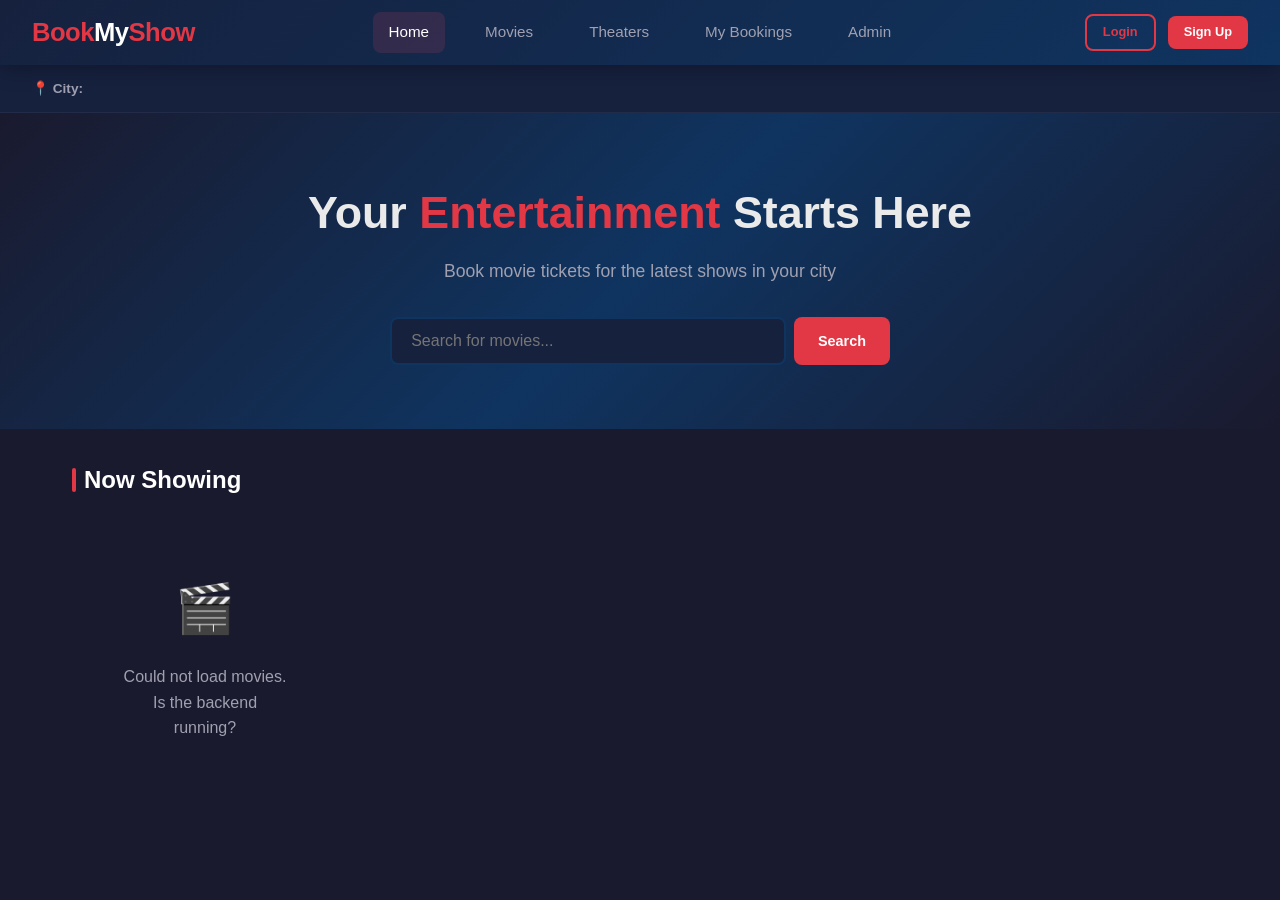
<file: src/main/resources/static/index.html>
<!doctype html>
<html lang="en">
<head>
    <meta charset="UTF-8" />
    <meta name="viewport" content="width=device-width, initial-scale=1.0" />
    <title>BookMyShow</title>
    <link rel="stylesheet" href="css/style.css" />
</head>
<body>
<!-- NAVBAR -->
<nav class="navbar">
    <a href="index.html" class="logo">Book<span>My</span>Show</a>
    <div class="nav-links">
        <a href="index.html" class="active">Home</a>
        <a href="pages/movies.html">Movies</a>
        <a href="pages/theater.html">Theaters</a>
        <a href="pages/bookings.html">My Bookings</a>
        <a href="pages/admin.html">Admin</a>
    </div>
    <div class="nav-user" id="nav-user"></div>
</nav>

<!-- CITY BAR -->
<div class="city-bar" id="city-bar">
      <span
              style="color: var(--text-muted); font-size: 0.85rem; font-weight: 600"
      >📍 City:</span
      >
</div>

<!-- HERO -->
<section class="hero">
    <h1>Your <span>Entertainment</span> Starts Here</h1>
    <p>Book movie tickets for the latest shows in your city</p>
    <div class="search-bar">
        <input
                type="text"
                id="search-input"
                placeholder="Search for movies..."
                oninput="searchMovies()"
        />
        <button class="btn btn-primary" onclick="searchMovies()">Search</button>
    </div>
</section>

<!-- MOVIES SECTION -->
<div class="container">
    <h2 class="section-title">Now Showing</h2>
    <div class="grid grid-4" id="movies-grid"></div>
</div>

<script src="js/api.js"></script>
<script src="js/utils.js"></script>
<script>
    let allMovies = [];

    async function loadCities() {
      try {
        const cities = await CityAPI.getAll();
        const bar = document.getElementById("city-bar");
        cities.forEach((city, i) => {
          const chip = document.createElement("button");
          chip.className = "city-chip" + (i === 0 ? " active" : "");
          chip.textContent = city.name;
          chip.onclick = () => {
            document
              .querySelectorAll(".city-chip")
              .forEach((c) => c.classList.remove("active"));
            chip.classList.add("active");
            showToast(`City: ${city.name}`, "info");
          };
          bar.appendChild(chip);
        });
      } catch (e) {
        console.log("No cities loaded yet");
      }
    }

    async function loadMovies() {
      showLoading("movies-grid");
      try {
        allMovies = await MovieAPI.getAll();
        renderMovies(allMovies);
      } catch (e) {
        showEmpty(
          "movies-grid",
          "Could not load movies. Is the backend running?",
        );
      }
    }

    function renderMovies(movies) {
      const grid = document.getElementById("movies-grid");
      if (movies.length === 0) {
        showEmpty("movies-grid", "No movies found");
        return;
      }
      grid.innerHTML = movies
        .map(
          (m) => `
              <a href="pages/movie-detail.html?id=${m.id}" class="card">
                  <div class="card-img" style="display:flex;align-items:center;justify-content:center;font-size:4rem;background:linear-gradient(135deg, #1a1a2e, #16213e);">
                      <img src="${m.posterUrl || "assets/default-movie.png"}" alt="${m.title}" style="max-width:100%; max-height:100%; border-radius:4px;" />
                  </div>
                  <div class="card-body">
                      <h3>${m.title}</h3>
                      <p>${m.description || ""}</p>
                      <div style="margin-top:0.5rem; display:flex; gap:0.4rem; flex-wrap:wrap;">
                          ${m.genre ? `<span class="badge badge-genre">${m.genre}</span>` : ""}
                          ${m.language ? `<span class="badge badge-lang">${m.language}</span>` : ""}
                          ${m.rating ? `<span class="badge badge-rating">⭐ ${m.rating}</span>` : ""}
                      </div>
                  </div>
                  <div class="card-footer">
                      <span style="font-size:0.8rem;color:var(--text-muted);">${m.durationMinutes ? m.durationMinutes + " min" : ""}</span>
                      <span class="btn btn-sm btn-primary">Book Now</span>
                  </div>
              </a>
          `,
        )
        .join("");
    }

    function searchMovies() {
      const q = document
        .getElementById("search-input")
        .value.toLowerCase()
        .trim();
      if (!q) {
        renderMovies(allMovies);
        return;
      }
      const filtered = allMovies.filter(
        (m) =>
          m.title.toLowerCase().includes(q) ||
          (m.genre && m.genre.toLowerCase().includes(q)) ||
          (m.language && m.language.toLowerCase().includes(q)),
      );
      renderMovies(filtered);
    }

    loadCities();
    loadMovies();
</script>
</body>
</html>
</file>
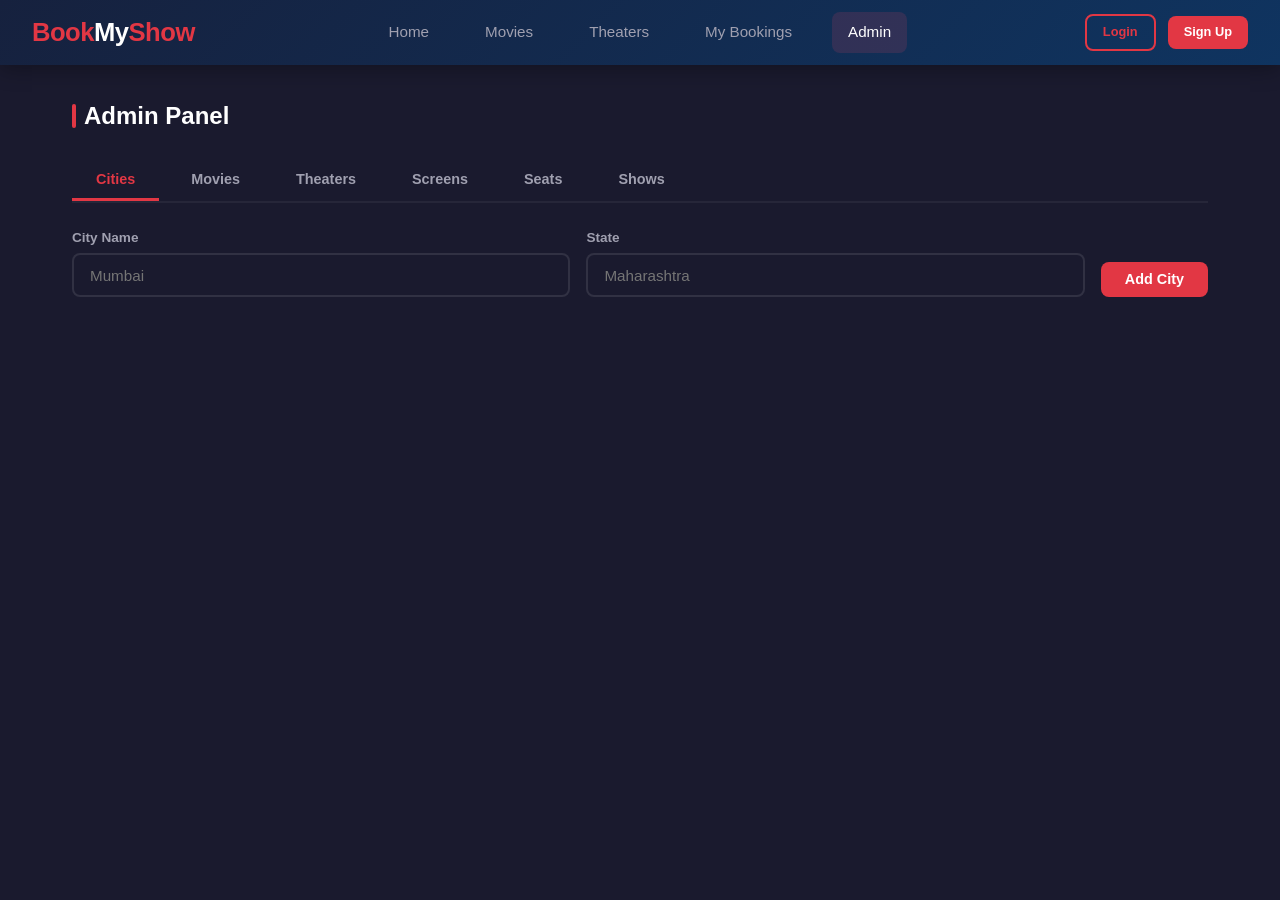
<file: src/main/resources/static/pages/admin.html>
<!DOCTYPE html>
<html lang="en">
<head>
    <meta charset="UTF-8">
    <meta name="viewport" content="width=device-width, initial-scale=1.0">
    <title>Admin - BookMyShow</title>
    <link rel="stylesheet" href="../css/style.css">
</head>
<body>

<nav class="navbar">
    <a href="../index.html" class="logo">Book<span>My</span>Show</a>
    <div class="nav-links">
        <a href="../index.html">Home</a>
        <a href="movies.html">Movies</a>
        <a href="theater.html">Theaters</a>
        <a href="bookings.html">My Bookings</a>
        <a href="admin.html" class="active">Admin</a>
    </div>
    <div class="nav-user" id="nav-user"></div>
</nav>

<div class="container">
    <h2 class="section-title">Admin Panel</h2>

    <!-- TABS -->
    <div class="tabs">
        <button class="tab active" onclick="switchTab('cities', this)">Cities</button>
        <button class="tab" onclick="switchTab('movies', this)">Movies</button>
        <button class="tab" onclick="switchTab('theaters', this)">Theaters</button>
        <button class="tab" onclick="switchTab('screens', this)">Screens</button>
        <button class="tab" onclick="switchTab('seats', this)">Seats</button>
        <button class="tab" onclick="switchTab('shows', this)">Shows</button>
    </div>

    <!-- ===== CITIES TAB ===== -->
    <div id="tab-cities" class="tab-content">
        <div style="display:flex; gap:1rem; margin-bottom:1.5rem; flex-wrap:wrap; align-items:flex-end;">
            <div class="form-group" style="flex:1;min-width:150px;margin:0;">
                <label>City Name</label>
                <input type="text" id="city-name" placeholder="Mumbai">
            </div>
            <div class="form-group" style="flex:1;min-width:150px;margin:0;">
                <label>State</label>
                <input type="text" id="city-state" placeholder="Maharashtra">
            </div>
            <button class="btn btn-primary" onclick="addCity()">Add City</button>
        </div>
        <div id="cities-table"></div>
    </div>

    <!-- ===== MOVIES TAB ===== -->
    <div id="tab-movies" class="tab-content" style="display:none;">
        <div style="display:flex; gap:1rem; margin-bottom:1.5rem; flex-wrap:wrap; align-items:flex-end;">
            <div class="form-group" style="flex:1;min-width:150px;margin:0;">
                <label>Title</label>
                <input type="text" id="movie-title" placeholder="Movie title">
            </div>
            <div class="form-group" style="flex:1;min-width:150px;margin:0;">
                <label>Genre</label>
                <input type="text" id="movie-genre" placeholder="Action">
            </div>
            <div class="form-group" style="flex:1;min-width:100px;margin:0;">
                <label>Language</label>
                <input type="text" id="movie-language" placeholder="Hindi">
            </div>
            <div class="form-group" style="flex:1;min-width:80px;margin:0;">
                <label>Duration (min)</label>
                <input type="number" id="movie-duration" placeholder="150">
            </div>
            <div class="form-group" style="flex:1;min-width:80px;margin:0;">
                <label>Rating</label>
                <input type="number" step="0.1" id="movie-rating" placeholder="8.5">
            </div>
            <div class="form-group" style="flex:1;min-width:120px;margin:0;">
                <label>Release Date</label>
                <input type="date" id="movie-release">
            </div>
        </div>
        <div class="form-group" style="margin-bottom:1rem;">
            <label>Description</label>
            <input type="text" id="movie-desc" placeholder="Short description">
        </div>
        <button class="btn btn-primary" onclick="addMovie()" style="margin-bottom:1.5rem;">Add Movie</button>
        <div id="movies-table"></div>
    </div>

    <!-- ===== THEATERS TAB ===== -->
    <div id="tab-theaters" class="tab-content" style="display:none;">
        <div style="display:flex; gap:1rem; margin-bottom:1.5rem; flex-wrap:wrap; align-items:flex-end;">
            <div class="form-group" style="flex:1;min-width:150px;margin:0;">
                <label>Theater Name</label>
                <input type="text" id="theater-name" placeholder="PVR Cinemas">
            </div>
            <div class="form-group" style="flex:1;min-width:150px;margin:0;">
                <label>Address</label>
                <input type="text" id="theater-address" placeholder="Mall Road">
            </div>
            <div class="form-group" style="flex:1;min-width:120px;margin:0;">
                <label>City</label>
                <select id="theater-city"></select>
            </div>
            <button class="btn btn-primary" onclick="addTheater()">Add Theater</button>
        </div>
        <div id="theaters-table"></div>
    </div>

    <!-- ===== SCREENS TAB ===== -->
    <div id="tab-screens" class="tab-content" style="display:none;">
        <div style="display:flex; gap:1rem; margin-bottom:1.5rem; flex-wrap:wrap; align-items:flex-end;">
            <div class="form-group" style="flex:1;min-width:150px;margin:0;">
                <label>Screen Name</label>
                <input type="text" id="screen-name" placeholder="Screen 1">
            </div>
            <div class="form-group" style="flex:1;min-width:100px;margin:0;">
                <label>Total Seats</label>
                <input type="number" id="screen-seats" placeholder="100">
            </div>
            <div class="form-group" style="flex:1;min-width:150px;margin:0;">
                <label>Theater</label>
                <select id="screen-theater"></select>
            </div>
            <button class="btn btn-primary" onclick="addScreen()">Add Screen</button>
        </div>
        <div id="screens-table"></div>
    </div>

    <!-- ===== SEATS TAB ===== -->
    <div id="tab-seats" class="tab-content" style="display:none;">
        <div style="display:flex; gap:1rem; margin-bottom:1rem; flex-wrap:wrap; align-items:flex-end;">
            <div class="form-group" style="flex:1;min-width:120px;margin:0;">
                <label>Screen</label>
                <select id="seat-screen" onchange="loadSeatsForScreen()"></select>
            </div>
            <div class="form-group" style="flex:1;min-width:80px;margin:0;">
                <label>Row (e.g. A)</label>
                <input type="text" id="seat-row" placeholder="A" maxlength="2">
            </div>
            <div class="form-group" style="flex:1;min-width:60px;margin:0;">
                <label>From Col</label>
                <input type="number" id="seat-col-from" placeholder="1" min="1">
            </div>
            <div class="form-group" style="flex:1;min-width:60px;margin:0;">
                <label>To Col</label>
                <input type="number" id="seat-col-to" placeholder="10" min="1">
            </div>
            <div class="form-group" style="flex:1;min-width:100px;margin:0;">
                <label>Type</label>
                <select id="seat-type">
                    <option value="REGULAR">REGULAR</option>
                    <option value="PREMIUM">PREMIUM</option>
                    <option value="VIP">VIP</option>
                </select>
            </div>
            <button class="btn btn-primary" onclick="addSeats()">Add Seats</button>
        </div>
        <p style="color:var(--text-muted);font-size:0.8rem;margin-bottom:1rem;">💡 This will create seats from col "From" to col "To" for the given row (e.g. A1, A2...A10)</p>
        <div id="seats-table"></div>
    </div>

    <!-- ===== SHOWS TAB ===== -->
    <div id="tab-shows" class="tab-content" style="display:none;">
        <div style="display:flex; gap:1rem; margin-bottom:1.5rem; flex-wrap:wrap; align-items:flex-end;">
            <div class="form-group" style="flex:1;min-width:150px;margin:0;">
                <label>Movie</label>
                <select id="show-movie"></select>
            </div>
            <div class="form-group" style="flex:1;min-width:150px;margin:0;">
                <label>Screen</label>
                <select id="show-screen"></select>
            </div>
            <div class="form-group" style="flex:1;min-width:120px;margin:0;">
                <label>Date</label>
                <input type="date" id="show-date">
            </div>
            <div class="form-group" style="flex:1;min-width:100px;margin:0;">
                <label>Start Time</label>
                <input type="time" id="show-start">
            </div>
            <div class="form-group" style="flex:1;min-width:100px;margin:0;">
                <label>End Time</label>
                <input type="time" id="show-end">
            </div>
            <div class="form-group" style="flex:1;min-width:80px;margin:0;">
                <label>Ticket Price (₹)</label>
                <input type="number" id="show-price" placeholder="250">
            </div>
            <button class="btn btn-primary" onclick="addShow()">Add Show</button>
        </div>
        <div id="shows-table"></div>
    </div>
</div>

<script src="../js/api.js"></script>
<script src="../js/utils.js"></script>
<script>
    // ===== TAB SWITCHING =====
    function switchTab(tab, el) {
        document.querySelectorAll('.tab-content').forEach(t => t.style.display = 'none');
        document.querySelectorAll('.tab').forEach(t => t.classList.remove('active'));
        document.getElementById('tab-' + tab).style.display = 'block';
        el.classList.add('active');
    }

    // ===== CITIES =====
    async function loadCities() {
        try {
            const cities = await CityAPI.getAll();
            // table
            let html = '<table class="data-table"><thead><tr><th>ID</th><th>Name</th><th>State</th></tr></thead><tbody>';
            cities.forEach(c => html += `<tr><td>${c.id}</td><td>${c.name}</td><td>${c.state || ''}</td></tr>`);
            html += '</tbody></table>';
            document.getElementById('cities-table').innerHTML = cities.length ? html : '<div class="empty-state"><p>No cities added yet</p></div>';

            // dropdowns
            const theaterCity = document.getElementById('theater-city');
            if (theaterCity) {
                theaterCity.innerHTML = '<option value="">Select City</option>' + cities.map(c => `<option value="${c.id}">${c.name}</option>`).join('');
            }
        } catch (e) { console.log('Error loading cities'); }
    }

    async function addCity() {
        const name = document.getElementById('city-name').value.trim();
        const state = document.getElementById('city-state').value.trim();
        if (!name) { showToast('Please enter city name', 'error'); return; }
        try {
            await CityAPI.add({ name, state });
            showToast('City added!', 'success');
            document.getElementById('city-name').value = '';
            document.getElementById('city-state').value = '';
            loadCities();
        } catch (e) { showToast(e.message, 'error'); }
    }

    // ===== MOVIES =====
    async function loadMovies() {
        try {
            const movies = await MovieAPI.getAll();
            let html = '<table class="data-table"><thead><tr><th>ID</th><th>Title</th><th>Genre</th><th>Language</th><th>Duration</th><th>Rating</th><th>Actions</th></tr></thead><tbody>';
            movies.forEach(m => html += `<tr>
                <td>${m.id}</td><td>${m.title}</td><td>${m.genre || ''}</td>
                <td>${m.language || ''}</td><td>${m.durationMinutes || ''} min</td>
                <td>${m.rating || ''}</td>
                <td><button class="btn btn-sm btn-danger" onclick="deleteMovie(${m.id})">Delete</button></td>
            </tr>`);
            html += '</tbody></table>';
            document.getElementById('movies-table').innerHTML = movies.length ? html : '<div class="empty-state"><p>No movies added yet</p></div>';

            // dropdown for shows
            const showMovie = document.getElementById('show-movie');
            if (showMovie) {
                showMovie.innerHTML = '<option value="">Select Movie</option>' + movies.map(m => `<option value="${m.id}">${m.title}</option>`).join('');
            }
        } catch (e) { console.log('Error loading movies'); }
    }

    async function addMovie() {
        const data = {
            title: document.getElementById('movie-title').value.trim(),
            genre: document.getElementById('movie-genre').value.trim(),
            language: document.getElementById('movie-language').value.trim(),
            durationMinutes: parseInt(document.getElementById('movie-duration').value) || null,
            rating: parseFloat(document.getElementById('movie-rating').value) || null,
            releaseDate: document.getElementById('movie-release').value || null,
            description: document.getElementById('movie-desc').value.trim()
        };
        if (!data.title) { showToast('Please enter movie title', 'error'); return; }
        try {
            await MovieAPI.add(data);
            showToast('Movie added!', 'success');
            ['movie-title','movie-genre','movie-language','movie-duration','movie-rating','movie-release','movie-desc']
                .forEach(id => document.getElementById(id).value = '');
            loadMovies();
        } catch (e) { showToast(e.message, 'error'); }
    }

    async function deleteMovie(id) {
        if (!confirm('Delete this movie?')) return;
        try {
            await MovieAPI.delete(id);
            showToast('Movie deleted', 'success');
            loadMovies();
        } catch (e) { showToast(e.message, 'error'); }
    }

    // ===== THEATERS =====
    async function loadTheaters() {
        try {
            const theaters = await TheaterAPI.getAll();
            let html = '<table class="data-table"><thead><tr><th>ID</th><th>Name</th><th>Address</th><th>City</th></tr></thead><tbody>';
            theaters.forEach(t => html += `<tr><td>${t.id}</td><td>${t.name}</td><td>${t.address || ''}</td><td>${t.city?.name || ''}</td></tr>`);
            html += '</tbody></table>';
            document.getElementById('theaters-table').innerHTML = theaters.length ? html : '<div class="empty-state"><p>No theaters added yet</p></div>';

            // dropdown for screens
            const screenTheater = document.getElementById('screen-theater');
            if (screenTheater) {
                screenTheater.innerHTML = '<option value="">Select Theater</option>' + theaters.map(t => `<option value="${t.id}">${t.name} (${t.city?.name || ''})</option>`).join('');
            }
        } catch (e) { console.log('Error loading theaters'); }
    }

    async function addTheater() {
        const data = {
            name: document.getElementById('theater-name').value.trim(),
            address: document.getElementById('theater-address').value.trim(),
            cityId: parseInt(document.getElementById('theater-city').value)
        };
        if (!data.name || !data.cityId) { showToast('Fill theater name and city', 'error'); return; }
        try {
            await TheaterAPI.add(data);
            showToast('Theater added!', 'success');
            document.getElementById('theater-name').value = '';
            document.getElementById('theater-address').value = '';
            loadTheaters();
        } catch (e) { showToast(e.message, 'error'); }
    }

    // ===== SCREENS =====
    async function loadScreens() {
        try {
            const screens = await ScreenAPI.getAll();
            let html = '<table class="data-table"><thead><tr><th>ID</th><th>Name</th><th>Seats</th><th>Theater</th></tr></thead><tbody>';
            screens.forEach(s => html += `<tr><td>${s.id}</td><td>${s.name}</td><td>${s.totalSeats || ''}</td><td>${s.theater?.name || ''}</td></tr>`);
            html += '</tbody></table>';
            document.getElementById('screens-table').innerHTML = screens.length ? html : '<div class="empty-state"><p>No screens added yet</p></div>';

            // dropdowns
            const opts = '<option value="">Select Screen</option>' + screens.map(s => `<option value="${s.id}">${s.name} — ${s.theater?.name || ''}</option>`).join('');
            ['seat-screen', 'show-screen'].forEach(id => {
                const el = document.getElementById(id);
                if (el) el.innerHTML = opts;
            });
        } catch (e) { console.log('Error loading screens'); }
    }

    async function addScreen() {
        const data = {
            name: document.getElementById('screen-name').value.trim(),
            totalSeats: parseInt(document.getElementById('screen-seats').value) || null,
            theaterId: parseInt(document.getElementById('screen-theater').value)
        };
        if (!data.name || !data.theaterId) { showToast('Fill screen name and theater', 'error'); return; }
        try {
            await ScreenAPI.add(data);
            showToast('Screen added!', 'success');
            document.getElementById('screen-name').value = '';
            document.getElementById('screen-seats').value = '';
            loadScreens();
        } catch (e) { showToast(e.message, 'error'); }
    }

    // ===== SEATS =====
    async function loadSeatsForScreen() {
        const screenId = document.getElementById('seat-screen').value;
        if (!screenId) { document.getElementById('seats-table').innerHTML = ''; return; }
        try {
            const seats = await SeatAPI.getByScreen(screenId);
            let html = '<table class="data-table"><thead><tr><th>ID</th><th>Seat #</th><th>Row</th><th>Col</th><th>Type</th></tr></thead><tbody>';
            seats.forEach(s => html += `<tr><td>${s.id}</td><td>${s.seatNumber}</td><td>${s.row || ''}</td><td>${s.col || ''}</td><td>${s.seatType || ''}</td></tr>`);
            html += '</tbody></table>';
            document.getElementById('seats-table').innerHTML = seats.length ? html : '<div class="empty-state"><p>No seats for this screen</p></div>';
        } catch (e) { document.getElementById('seats-table').innerHTML = ''; }
    }

    async function addSeats() {
        const screenId = parseInt(document.getElementById('seat-screen').value);
        const row = document.getElementById('seat-row').value.trim().toUpperCase();
        const from = parseInt(document.getElementById('seat-col-from').value);
        const to = parseInt(document.getElementById('seat-col-to').value);
        const seatType = document.getElementById('seat-type').value;

        if (!screenId || !row || !from || !to) { showToast('Fill all seat fields', 'error'); return; }
        if (from > to) { showToast('From col must be <= To col', 'error'); return; }

        try {
            for (let col = from; col <= to; col++) {
                await SeatAPI.add({
                    seatNumber: row + col,
                    row: row,
                    col: col,
                    seatType: seatType,
                    screenId: screenId
                });
            }
            showToast(`Added seats ${row}${from} to ${row}${to}!`, 'success');
            loadSeatsForScreen();
        } catch (e) { showToast(e.message, 'error'); }
    }

    // ===== SHOWS =====
    async function loadShows() {
        try {
            const shows = await ShowAPI.getAll();
            let html = '<table class="data-table"><thead><tr><th>ID</th><th>Movie</th><th>Screen</th><th>Date</th><th>Time</th><th>Price</th></tr></thead><tbody>';
            shows.forEach(s => html += `<tr><td>${s.id}</td><td>${s.movie?.title || ''}</td><td>${s.screen?.name || ''} (${s.screen?.theater?.name || ''})</td><td>${s.showDate}</td><td>${s.startTime}-${s.endTime || ''}</td><td>₹${s.ticketPrice || 0}</td></tr>`);
            html += '</tbody></table>';
            document.getElementById('shows-table').innerHTML = shows.length ? html : '<div class="empty-state"><p>No shows added yet</p></div>';
        } catch (e) { console.log('Error loading shows'); }
    }

    async function addShow() {
        const data = {
            movieId: parseInt(document.getElementById('show-movie').value),
            screenId: parseInt(document.getElementById('show-screen').value),
            showDate: document.getElementById('show-date').value,
            startTime: document.getElementById('show-start').value,
            endTime: document.getElementById('show-end').value || null,
            ticketPrice: parseFloat(document.getElementById('show-price').value) || 0
        };
        if (!data.movieId || !data.screenId || !data.showDate || !data.startTime) {
            showToast('Fill movie, screen, date and start time', 'error'); return;
        }
        try {
            await ShowAPI.add(data);
            showToast('Show added!', 'success');
            ['show-date','show-start','show-end','show-price'].forEach(id => document.getElementById(id).value = '');
            loadShows();
        } catch (e) { showToast(e.message, 'error'); }
    }

    // ===== INIT =====
    async function init() {
        await Promise.all([loadCities(), loadMovies(), loadTheaters(), loadScreens(), loadShows()]);
    }
    init();
</script>
</body>
</html>
</file>
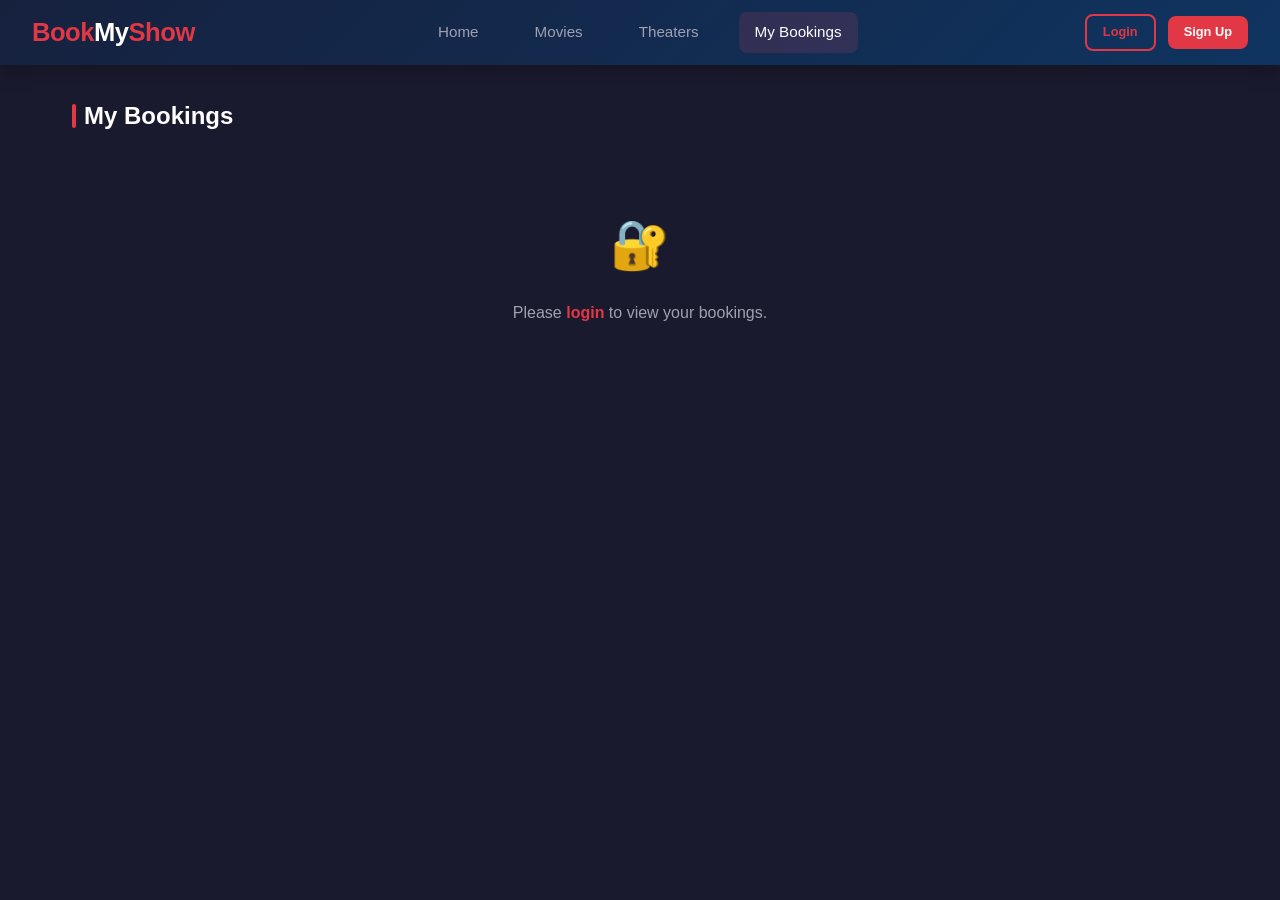
<file: src/main/resources/static/pages/bookings.html>
<!DOCTYPE html>
<html lang="en">
<head>
    <meta charset="UTF-8">
    <meta name="viewport" content="width=device-width, initial-scale=1.0">
    <title>My Bookings - BookMyShow</title>
    <link rel="stylesheet" href="../css/style.css">
</head>
<body>

<nav class="navbar">
    <a href="../index.html" class="logo">Book<span>My</span>Show</a>
    <div class="nav-links">
        <a href="../index.html">Home</a>
        <a href="movies.html">Movies</a>
        <a href="theater.html">Theaters</a>
        <a href="bookings.html" class="active">My Bookings</a>
    </div>
    <div class="nav-user" id="nav-user"></div>
</nav>

<div class="container">
    <h2 class="section-title">My Bookings</h2>
    <div id="bookings-list" style="display:flex; flex-direction:column; gap:1rem;"></div>
</div>

<script src="../js/api.js"></script>
<script src="../js/utils.js"></script>
<script>
    async function loadBookings() {
        const user = getLoggedInUser();
        if (!user) {
            document.getElementById('bookings-list').innerHTML = `
                <div class="empty-state">
                    <div class="icon">🔐</div>
                    <p>Please <a href="login.html" style="color:var(--primary);font-weight:700;">login</a> to view your bookings.</p>
                </div>`;
            return;
        }

        showLoading('bookings-list');
        try {
            const bookings = await BookingAPI.getByUser(user.id);
            if (bookings.length === 0) {
                showEmpty('bookings-list', 'No bookings yet. Go book some movies! 🎬');
                return;
            }

            document.getElementById('bookings-list').innerHTML = bookings.map(b => `
                <div class="card" style="border: ${b.status === 'CANCELLED' ? '1px solid rgba(233,69,96,0.3)' : '1px solid rgba(46,204,113,0.3)'};">
                    <div class="card-body" style="display:flex; justify-content:space-between; align-items:flex-start; flex-wrap:wrap; gap:1rem;">
                        <div>
                            <h3 style="margin-bottom:0.3rem;">🎬 ${b.show?.movie?.title || 'Movie'}</h3>
                            <p style="color:var(--text-muted); font-size:0.85rem;">
                                🏛️ ${b.show?.screen?.theater?.name || ''} — ${b.show?.screen?.name || ''}<br>
                                📅 ${b.show?.showDate || ''} &nbsp; 🕐 ${b.show?.startTime || ''}<br>
                                💺 Seats: ${b.seats ? b.seats.map(s => s.seatNumber).join(', ') : 'N/A'}<br>
                                🕑 Booked: ${b.bookedAt ? new Date(b.bookedAt).toLocaleString() : ''}
                            </p>
                        </div>
                        <div style="text-align:right;">
                            <div style="font-size:1.3rem; font-weight:700; color:${b.status === 'CANCELLED' ? 'var(--accent)' : 'var(--success)'};">
                                ₹${b.totalPrice || 0}
                            </div>
                            <span class="badge" style="background:${b.status === 'CANCELLED' ? 'rgba(233,69,96,0.2);color:var(--accent)' : 'rgba(46,204,113,0.2);color:var(--success)'};">
                                ${b.status}
                            </span>
                            ${b.status === 'CONFIRMED' ? `
                                <br><button class="btn btn-sm btn-danger" style="margin-top:0.5rem;" onclick="cancelBooking(${b.id})">Cancel</button>
                            ` : ''}
                        </div>
                    </div>
                </div>
            `).join('');
        } catch (e) {
            showEmpty('bookings-list', 'Could not load bookings');
        }
    }

    async function cancelBooking(id) {
        if (!confirm('Are you sure you want to cancel this booking?')) return;
        try {
            await BookingAPI.cancel(id);
            showToast('Booking cancelled', 'success');
            loadBookings();
        } catch (e) {
            showToast(e.message, 'error');
        }
    }

    loadBookings();
</script>
</body>
</html>
</file>
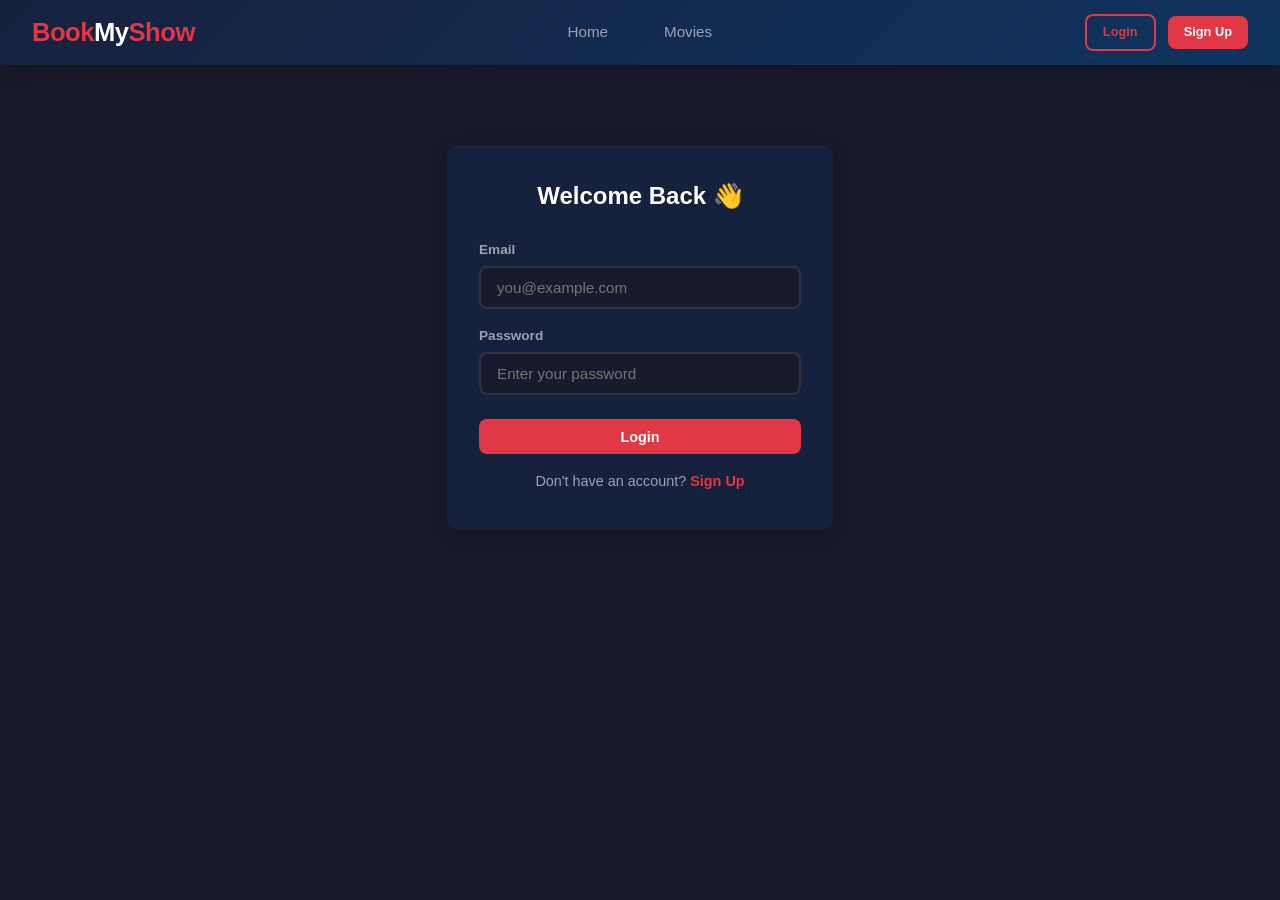
<file: src/main/resources/static/pages/login.html>
<!DOCTYPE html>
<html lang="en">
<head>
    <meta charset="UTF-8">
    <meta name="viewport" content="width=device-width, initial-scale=1.0">
    <title>Login - BookMyShow</title>
    <link rel="stylesheet" href="../css/style.css">
</head>
<body>

<nav class="navbar">
    <a href="../index.html" class="logo">Book<span>My</span>Show</a>
    <div class="nav-links">
        <a href="../index.html">Home</a>
        <a href="movies.html">Movies</a>
    </div>
    <div class="nav-user" id="nav-user"></div>
</nav>

<div class="container" style="max-width: 450px; margin-top: 3rem;">
    <div class="card" style="border:none;">
        <div class="card-body" style="padding: 2rem;">
            <h2 style="text-align:center; margin-bottom: 1.5rem; color: var(--white);">Welcome Back 👋</h2>
            <form id="login-form" onsubmit="handleLogin(event)">
                <div class="form-group">
                    <label>Email</label>
                    <input type="email" id="email" placeholder="you@example.com" required>
                </div>
                <div class="form-group">
                    <label>Password</label>
                    <input type="password" id="password" placeholder="Enter your password" required>
                </div>
                <button type="submit" class="btn btn-primary btn-block" style="margin-top: 0.5rem;">Login</button>
            </form>
            <p style="text-align: center; margin-top: 1rem; color: var(--text-muted); font-size: 0.9rem;">
                Don't have an account? <a href="register.html" style="color: var(--primary); font-weight:600;">Sign Up</a>
            </p>
        </div>
    </div>
</div>

<script src="../js/api.js"></script>
<script src="../js/utils.js"></script>
<script>
    async function handleLogin(e) {
        e.preventDefault();
        const data = {
            email: document.getElementById('email').value,
            password: document.getElementById('password').value
        };
        try {
            const user = await UserAPI.login(data);
            setLoggedInUser(user);
            showToast(`Welcome back, ${user.name}!`, 'success');
            setTimeout(() => window.location.href = '../index.html', 1000);
        } catch (err) {
            showToast(err.message, 'error');
        }
    }
</script>
</body>
</html>
</file>
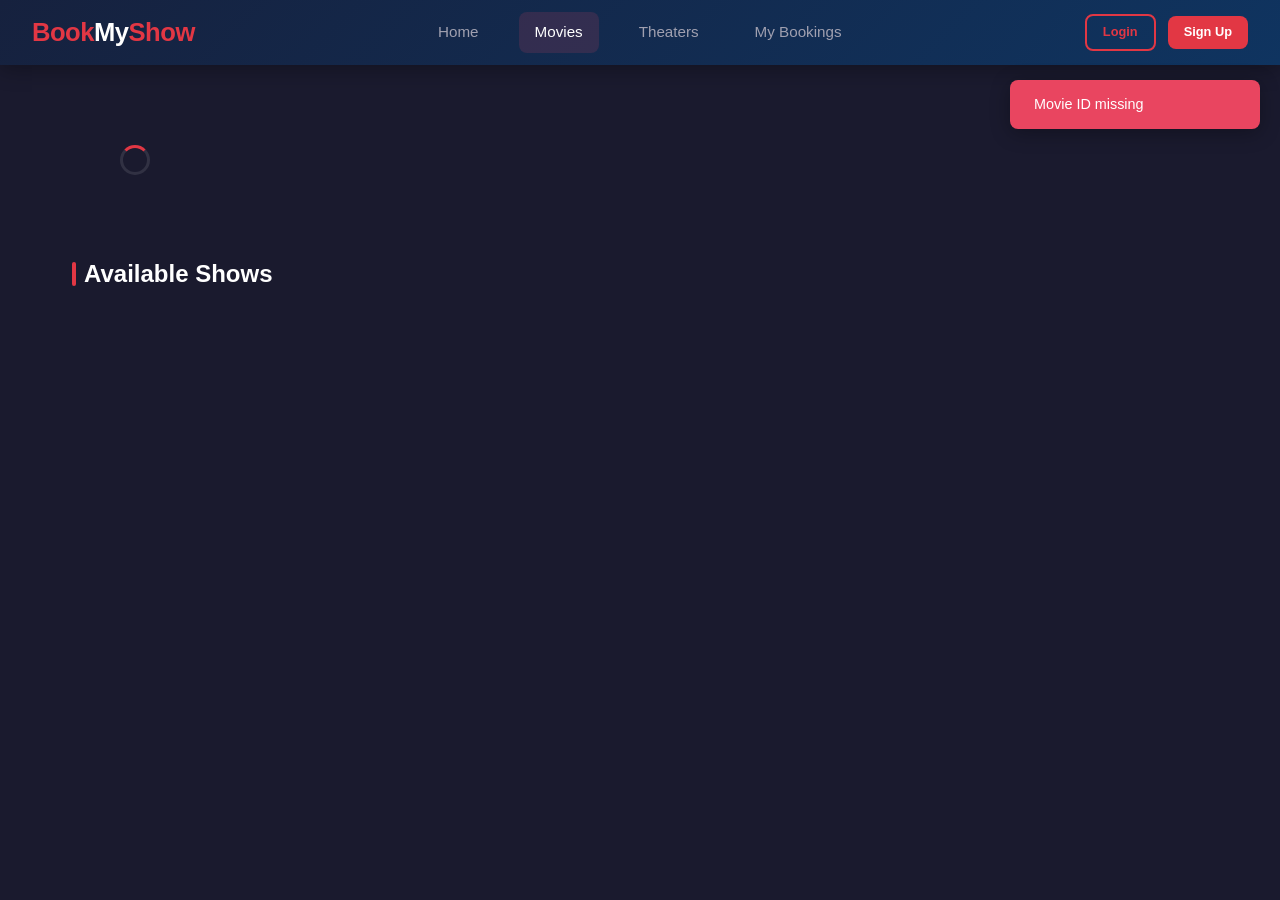
<file: src/main/resources/static/pages/movie-detail.html>
<!DOCTYPE html>
<html lang="en">
<head>
    <meta charset="UTF-8">
    <meta name="viewport" content="width=device-width, initial-scale=1.0">
    <title>Movie - BookMyShow</title>
    <link rel="stylesheet" href="../css/style.css">
</head>
<body>

<nav class="navbar">
    <a href="../index.html" class="logo">Book<span>My</span>Show</a>
    <div class="nav-links">
        <a href="../index.html">Home</a>
        <a href="movies.html" class="active">Movies</a>
        <a href="theater.html">Theaters</a>
        <a href="bookings.html">My Bookings</a>
    </div>
    <div class="nav-user" id="nav-user"></div>
</nav>

<div class="container">
    <!-- Movie Info -->
    <div id="movie-detail" style="display:flex; gap:2rem; margin-bottom:2rem; flex-wrap:wrap;">
        <div class="loading-center"><div class="spinner"></div></div>
    </div>

    <!-- Shows -->
    <h2 class="section-title">Available Shows</h2>
    <div id="shows-list" style="display:flex; flex-direction:column; gap:1rem;"></div>
</div>

<!-- SEAT SELECTION MODAL -->
<div class="modal-overlay" id="seat-modal">
    <div class="modal" style="max-width:650px;">
        <button class="modal-close" onclick="closeModal('seat-modal')">&times;</button>
        <h2 id="seat-modal-title">Select Seats</h2>
        <div class="screen-label" style="text-align:center;">SCREEN</div>
        <div style="display:flex; justify-content:center;"><div class="screen-indicator"></div></div>
        <div class="seat-map" id="seat-map"></div>
        <div class="seat-legend">
            <div class="seat-legend-item"><div class="seat-legend-box" style="background:var(--bg-light);border:2px solid rgba(255,255,255,0.15);"></div> Available</div>
            <div class="seat-legend-item"><div class="seat-legend-box" style="background:var(--primary);"></div> Selected</div>
            <div class="seat-legend-item"><div class="seat-legend-box" style="background:rgba(255,255,255,0.05);"></div> Booked</div>
        </div>
        <div class="booking-summary" id="booking-summary" style="margin-top:1.5rem; display:none;">
            <h3>Booking Summary</h3>
            <div id="summary-content"></div>
        </div>
        <button class="btn btn-primary btn-block" style="margin-top:1rem;" id="confirm-btn" onclick="confirmBooking()" disabled>Confirm Booking</button>
    </div>
</div>

<script src="../js/api.js"></script>
<script src="../js/utils.js"></script>

<script>
    const params = new URLSearchParams(window.location.search);
    const movieId = params.get('id');

    let currentShow = null;
    let selectedSeatIds = [];
    let availableSeats = [];
    let bookedSeatIds = [];

    // ===== LOAD MOVIE =====
   async function loadMovie() {

    if (!movieId) {
        showToast("Movie ID missing", "error");
        return;
    }

    try {
        const movie = await MovieAPI.getById(movieId);

        document.getElementById('movie-detail').innerHTML = `
            <div style="display:flex; gap:2rem; flex-wrap:wrap; align-items:flex-start;">

                <!-- Poster -->
                <div style="width:220px;height:320px;">
                    ${movie.posterUrl
                        ? `<img src="${movie.posterUrl}"
                            style="width:100%;height:100%;object-fit:cover;border-radius:10px;">`
                        : `<div style="width:100%;height:100%;background:#222;
                                display:flex;align-items:center;justify-content:center;
                                border-radius:10px;">🎬</div>`
                    }
                </div>

                <!-- Details -->
                <div style="flex:1; min-width:250px;">
                        <h1 style="font-size:2rem; margin-bottom:0.5rem;">${movie.title}</h1>
                        <div style="display:flex; gap:0.5rem; flex-wrap:wrap; margin-bottom:1rem;">
                            ${movie.genre ? `<span class="badge badge-genre">${movie.genre}</span>` : ''}
                            ${movie.language ? `<span class="badge badge-lang">${movie.language}</span>` : ''}
                            ${movie.rating ? `<span class="badge badge-rating">⭐ ${movie.rating}</span>` : ''}
                            ${movie.durationMinutes ? `<span class="badge" style="background:rgba(255,255,255,0.1);color:var(--text-muted);">⏱ ${movie.durationMinutes} min</span>` : ''}
                        </div>
                        <p style="color:var(--text-muted); line-height:1.8; margin-bottom:1rem;">${movie.description || 'No description available.'}</p>
                        ${movie.releaseDate ? `<p style="color:var(--text-muted); font-size:0.9rem;">📅 Release: ${movie.releaseDate}</p>` : ''}
                    </div>
                `;
                loadShows();
            } catch (e) {
                document.getElementById('movie-detail').innerHTML = '<div class="empty-state"><p>Movie not found</p></div>';
            }
        }

    // ===== LOAD SHOWS =====
   async function loadShows() {
            showLoading('shows-list');
            try {
                const shows = await ShowAPI.getByMovie(movieId);
                if (shows.length === 0) {
                    showEmpty('shows-list', 'No shows available for this movie');
                    return;
                }
                document.getElementById('shows-list').innerHTML = shows.map(s => `
                    <div class="show-card">
                        <div class="show-info">
                            <h4>🎥 ${s.screen?.theater?.name || 'Theater'} - ${s.screen?.name || 'Screen'}</h4>
                            <p>📅 ${s.showDate} &nbsp; 🕐 ${s.startTime}${s.endTime ? ' - ' + s.endTime : ''}</p>
                            <p style="font-size:0.8rem; color:var(--text-muted);">${s.screen?.theater?.city?.name || ''}</p>
                        </div>
                        <div class="show-meta">
                            <div class="price">₹${s.ticketPrice || 0}</div>
                            <button class="btn btn-sm btn-primary" style="margin-top:0.5rem;" onclick='selectShow(${JSON.stringify(s)})'>Select Seats</button>
                        </div>
                    </div>
                `).join('');
            } catch (e) {
                showEmpty('shows-list', 'Could not load shows');
            }
        }

        async function selectShow(show) {
            const user = getLoggedInUser();
            if (!user) {
                showToast('Please login to book tickets', 'error');
                setTimeout(() => window.location.href = 'login.html', 1000);
                return;
            }
            currentShow = show;
            selectedSeatIds = [];
            document.getElementById('seat-modal-title').textContent = `${show.screen?.name || 'Screen'} — ${show.showDate} ${show.startTime}`;
            openModal('seat-modal');
            showLoading('seat-map');

            try {
                // Get all seats for screen + available seats for show
                const [allSeats, available] = await Promise.all([
                    SeatAPI.getByScreen(show.screen.id),
                    BookingAPI.getAvailableSeats(show.id)
                ]);
               const availableIds = available.map(s => s.id || s.seatId || s);

                // Group seats by row
                const rows = {};
                allSeats.forEach(seat => {
                    const r = seat.row || seat.seatNumber?.charAt(0) || '?';
                    if (!rows[r]) rows[r] = [];
                    rows[r].push(seat);
                });

                const mapEl = document.getElementById('seat-map');
                mapEl.innerHTML = '';

                Object.keys(rows).sort().forEach(row => {
                    const rowDiv = document.createElement('div');
                    rowDiv.className = 'seat-row';
                    rowDiv.innerHTML = `<div class="seat-row-label">${row}</div>`;

                    rows[row].sort((a, b) => (a.column || 0) - (b.column || 0)).forEach(seat => {
                        const isAvailable = availableIds.includes(seat.id);
                        const seatDiv = document.createElement('div');
                        let typeClass = '';
                        if (seat.seatType === 'VIP') typeClass = ' vip';
                        else if (seat.seatType === 'PREMIUM') typeClass = ' premium';

                        seatDiv.className = `seat ${isAvailable ? 'available' : 'booked'}${typeClass}`;
                        seatDiv.textContent = seat.column || seat.seatNumber;
                        seatDiv.dataset.id = seat.id;

                        if (isAvailable) {
                            seatDiv.onclick = () => toggleSeat(seatDiv, seat);
                        }
                        rowDiv.appendChild(seatDiv);
                    });
                    mapEl.appendChild(rowDiv);
                });

                updateSummary();
            } catch (e) {
                document.getElementById('seat-map').innerHTML = '<div class="empty-state"><p>Could not load seats</p></div>';
            }
        }

        function toggleSeat(el, seat) {
            const idx = selectedSeatIds.indexOf(seat.id);
            if (idx > -1) {
                selectedSeatIds.splice(idx, 1);
                el.classList.remove('selected');
                el.classList.add('available');
            } else {
                selectedSeatIds.push(seat.id);
                el.classList.remove('available');
                el.classList.add('selected');
            }
            updateSummary();
        }

        function updateSummary() {
            const summaryDiv = document.getElementById('booking-summary');
            const contentDiv = document.getElementById('summary-content');
            const confirmBtn = document.getElementById('confirm-btn');

            if (selectedSeatIds.length === 0) {
                summaryDiv.style.display = 'none';
                confirmBtn.disabled = true;
                return;
            }

            summaryDiv.style.display = 'block';
            confirmBtn.disabled = false;
            const price = currentShow.ticketPrice || 0;
            const total = selectedSeatIds.length * price;
            contentDiv.innerHTML = `
                <div class="summary-row"><span>Seats</span><span>${selectedSeatIds.length} selected</span></div>
                <div class="summary-row"><span>Price per ticket</span><span>₹${price}</span></div>
                <div class="summary-row"><span>Total Amount</span><span>₹${total}</span></div>
            `;
        }

        async function confirmBooking() {
            const user = getLoggedInUser();
            if (!user) { showToast('Please login', 'error'); return; }
            if (selectedSeatIds.length === 0) { showToast('Select at least one seat', 'error'); return; }

            try {
                const booking = await BookingAPI.create({
                    userId: user.id,
                    showId: currentShow.id,
                    seatIds: selectedSeatIds
                });
                showToast('🎉 Booking confirmed!', 'success');
                closeModal('seat-modal');
                setTimeout(() => window.location.href = `bookings.html`, 1500);
            } catch (e) {
                showToast(e.message, 'error');
            }
        }

        loadMovie();
</script>
</body>
</html>
</file>
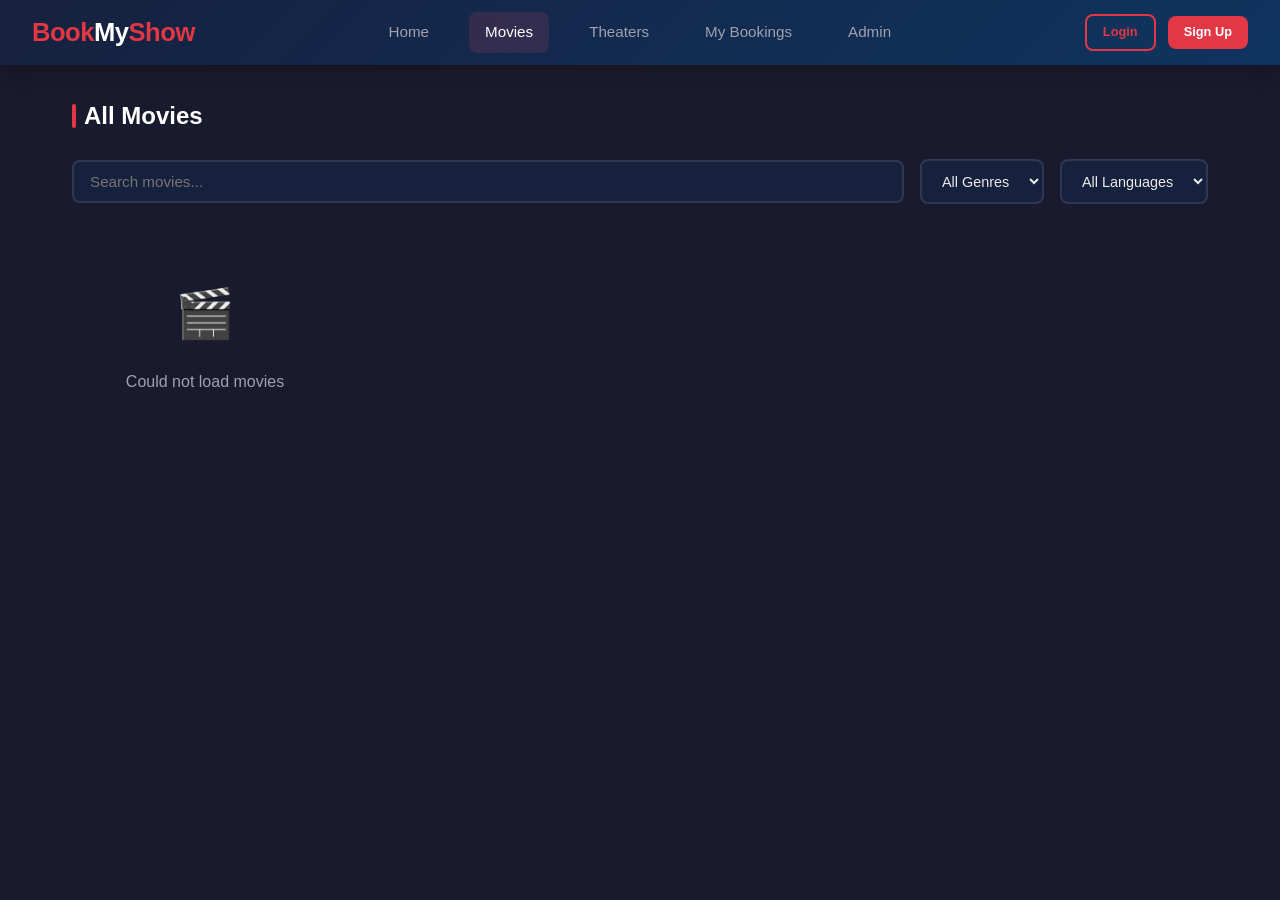
<file: src/main/resources/static/pages/movies.html>
<!doctype html>
<html lang="en">
<head>
    <meta charset="UTF-8" />
    <meta name="viewport" content="width=device-width, initial-scale=1.0" />
    <title>Movies - BookMyShow</title>
    <link rel="stylesheet" href="../css/style.css" />
</head>
<body>
<nav class="navbar">
    <a href="../index.html" class="logo">Book<span>My</span>Show</a>
    <div class="nav-links">
        <a href="../index.html">Home</a>
        <a href="movies.html" class="active">Movies</a>
        <a href="theater.html">Theaters</a>
        <a href="bookings.html">My Bookings</a>
        <a href="admin.html">Admin</a>
    </div>
    <div class="nav-user" id="nav-user"></div>
</nav>

<div class="container">
    <h2 class="section-title">All Movies</h2>

    <!-- Filters -->
    <div
            style="
          display: flex;
          gap: 1rem;
          margin-bottom: 1.5rem;
          flex-wrap: wrap;
          align-items: center;
        "
    >
        <input
                type="text"
                id="search"
                placeholder="Search movies..."
                style="
            flex: 1;
            min-width: 200px;
            padding: 0.7rem 1rem;
            border-radius: 8px;
            border: 2px solid rgba(255, 255, 255, 0.1);
            background: var(--bg-card);
            color: var(--text);
            font-size: 0.95rem;
            outline: none;
          "
                oninput="filterMovies()"
        />
        <select
                id="genre-filter"
                onchange="filterMovies()"
                style="
            padding: 0.7rem 1rem;
            border-radius: 8px;
            border: 2px solid rgba(255, 255, 255, 0.1);
            background: var(--bg-card);
            color: var(--text);
            font-size: 0.9rem;
            outline: none;
          "
        >
            <option value="">All Genres</option>
        </select>
        <select
                id="lang-filter"
                onchange="filterMovies()"
                style="
            padding: 0.7rem 1rem;
            border-radius: 8px;
            border: 2px solid rgba(255, 255, 255, 0.1);
            background: var(--bg-card);
            color: var(--text);
            font-size: 0.9rem;
            outline: none;
          "
        >
            <option value="">All Languages</option>
        </select>
    </div>

    <div class="grid grid-4" id="movies-grid"></div>
</div>

<script src="../js/api.js"></script>
<script src="../js/utils.js"></script>
<script>
    let allMovies = [];

    async function loadMovies() {
      showLoading("movies-grid");
      try {
        allMovies = await MovieAPI.getAll();
        renderMovies(allMovies);
        populateFilters();
      } catch (e) {
        showEmpty("movies-grid", "Could not load movies");
      }
    }

    function populateFilters() {
      const genres = [
        ...new Set(allMovies.map((m) => m.genre).filter(Boolean)),
      ];
      const langs = [
        ...new Set(allMovies.map((m) => m.language).filter(Boolean)),
      ];
      const gf = document.getElementById("genre-filter");
      const lf = document.getElementById("lang-filter");
      genres.forEach(
        (g) => (gf.innerHTML += `<option value="${g}">${g}</option>`),
      );
      langs.forEach(
        (l) => (lf.innerHTML += `<option value="${l}">${l}</option>`),
      );
    }

    function filterMovies() {
      const q = document.getElementById("search").value.toLowerCase();
      const genre = document.getElementById("genre-filter").value;
      const lang = document.getElementById("lang-filter").value;
      let filtered = allMovies;
      if (q)
        filtered = filtered.filter((m) => m.title.toLowerCase().includes(q));
      if (genre) filtered = filtered.filter((m) => m.genre === genre);
      if (lang) filtered = filtered.filter((m) => m.language === lang);
      renderMovies(filtered);
    }

    function renderMovies(movies) {
      const grid = document.getElementById("movies-grid");
      if (movies.length === 0) {
        showEmpty("movies-grid", "No movies found");
        return;
      }
      grid.innerHTML = movies
        .map(
          (m) => `
              <a href="movie-detail.html?id=${m.id}" class="card">
                  <div class="card-img" style="display:flex;align-items:center;justify-content:center;font-size:4rem;background:linear-gradient(135deg, #1a1a2e, #16213e);">
                      <img src="${m.posterUrl || "../assets/default-movie.png"}" alt="${m.title}" style="max-width:100%; max-height:100%; border-radius:4px;" />
                  </div>
                  <div class="card-body">
                      <h3>${m.title}</h3>
                      <p>${m.description || ""}</p>
                      <div style="margin-top:0.5rem; display:flex; gap:0.4rem; flex-wrap:wrap;">
                          ${m.genre ? `<span class="badge badge-genre">${m.genre}</span>` : ""}
                          ${m.language ? `<span class="badge badge-lang">${m.language}</span>` : ""}
                          ${m.rating ? `<span class="badge badge-rating">⭐ ${m.rating}</span>` : ""}
                      </div>
                  </div>
                  <div class="card-footer">
                      <span style="font-size:0.8rem;color:var(--text-muted);">${m.durationMinutes ? m.durationMinutes + " min" : ""}</span>
                      <span class="btn btn-sm btn-primary">Book Now</span>
                  </div>
              </a>
          `,
        )
        .join("");
    }

    loadMovies();
</script>
</body>
</html>
</file>
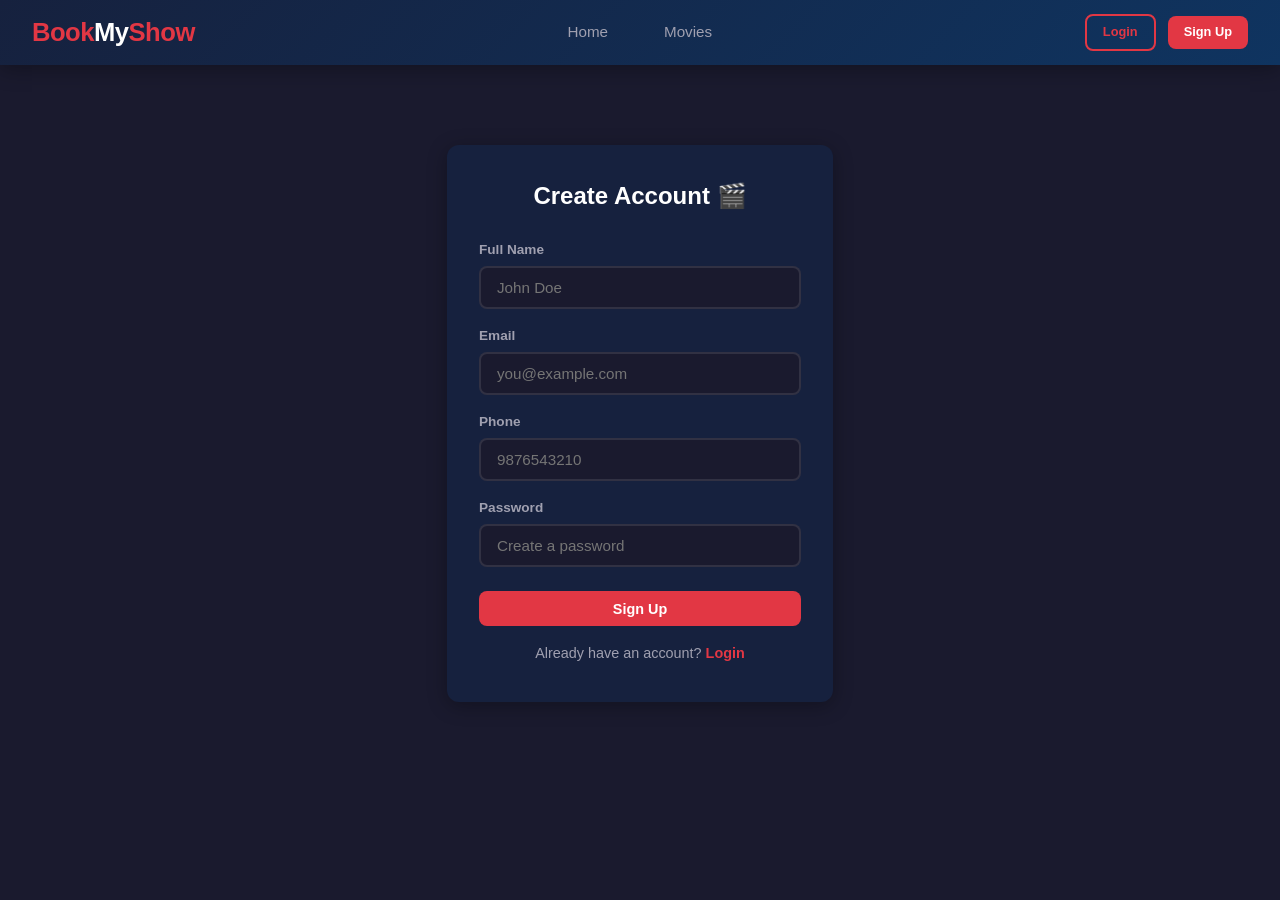
<file: src/main/resources/static/pages/register.html>
<!DOCTYPE html>
<html lang="en">
<head>
    <meta charset="UTF-8">
    <meta name="viewport" content="width=device-width, initial-scale=1.0">
    <title>Register - BookMyShow</title>
    <link rel="stylesheet" href="../css/style.css">
</head>
<body>

<nav class="navbar">
    <a href="../index.html" class="logo">Book<span>My</span>Show</a>
    <div class="nav-links">
        <a href="../index.html">Home</a>
        <a href="movies.html">Movies</a>
    </div>
    <div class="nav-user" id="nav-user"></div>
</nav>

<div class="container" style="max-width: 450px; margin-top: 3rem;">
    <div class="card" style="border:none;">
        <div class="card-body" style="padding: 2rem;">
            <h2 style="text-align:center; margin-bottom: 1.5rem; color: var(--white);">Create Account 🎬</h2>
            <form id="register-form" onsubmit="handleRegister(event)">
                <div class="form-group">
                    <label>Full Name</label>
                    <input type="text" id="name" placeholder="John Doe" required>
                </div>
                <div class="form-group">
                    <label>Email</label>
                    <input type="email" id="email" placeholder="you@example.com" required>
                </div>
                <div class="form-group">
                    <label>Phone</label>
                    <input type="tel" id="phone" placeholder="9876543210">
                </div>
                <div class="form-group">
                    <label>Password</label>
                    <input type="password" id="password" placeholder="Create a password" required>
                </div>
                <button type="submit" class="btn btn-primary btn-block" style="margin-top: 0.5rem;">Sign Up</button>
            </form>
            <p style="text-align: center; margin-top: 1rem; color: var(--text-muted); font-size: 0.9rem;">
                Already have an account? <a href="login.html" style="color: var(--primary); font-weight:600;">Login</a>
            </p>
        </div>
    </div>
</div>

<script src="../js/api.js"></script>
<script src="../js/utils.js"></script>
<script>
    async function handleRegister(e) {
        e.preventDefault();
        const data = {
            name: document.getElementById('name').value,
            email: document.getElementById('email').value,
            phone: document.getElementById('phone').value,
            password: document.getElementById('password').value
        };
        try {
            const user = await UserAPI.register(data);
            setLoggedInUser(user);
            showToast('Account created successfully!', 'success');
            setTimeout(() => window.location.href = '../index.html', 1000);
        } catch (err) {
            showToast(err.message, 'error');
        }
    }
</script>
</body>
</html>
</file>
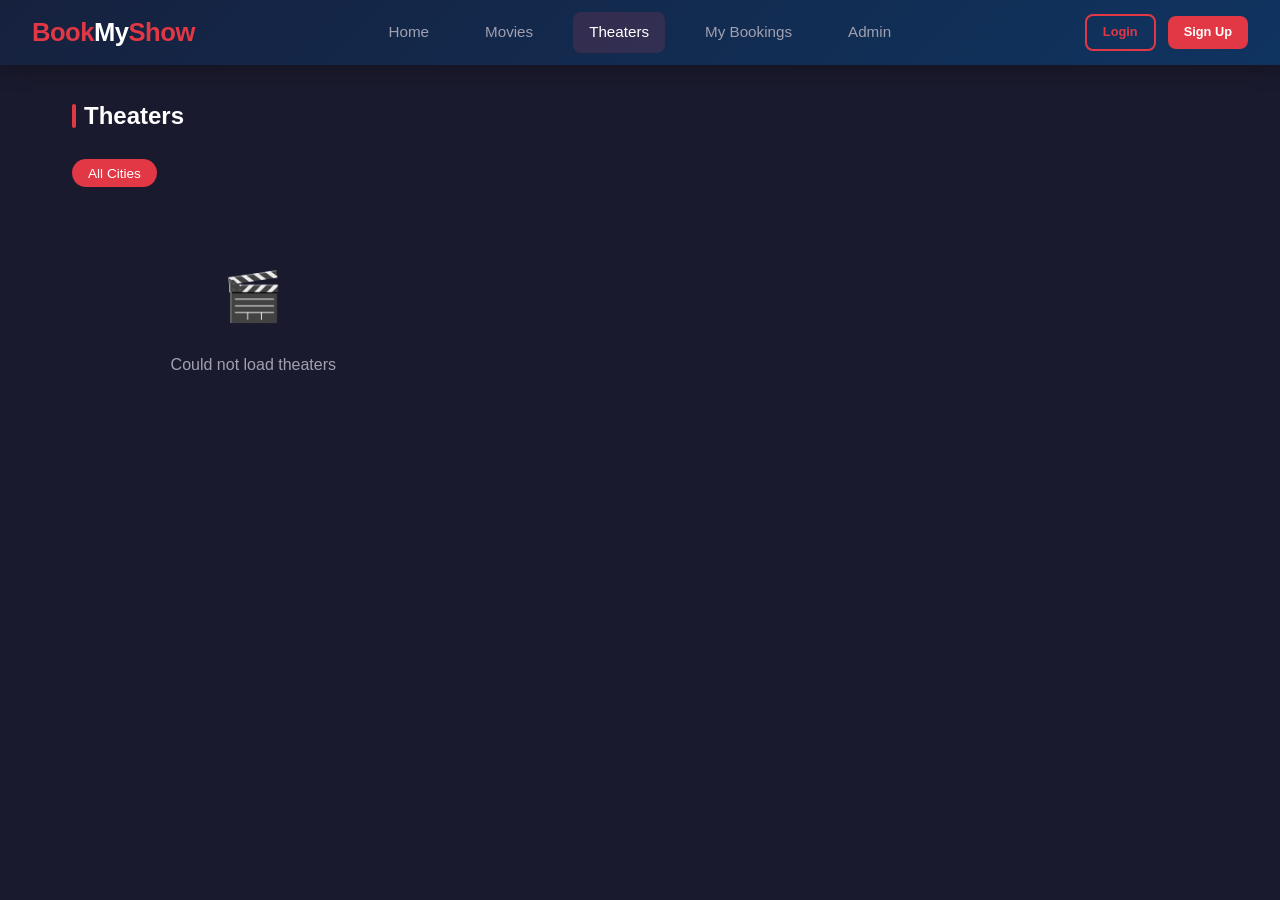
<file: src/main/resources/static/pages/theater.html>
<!DOCTYPE html>
<html lang="en">
<head>
    <meta charset="UTF-8">
    <meta name="viewport" content="width=device-width, initial-scale=1.0">
    <title>Theaters - BookMyShow</title>
    <link rel="stylesheet" href="../css/style.css">
</head>
<body>

    <nav class="navbar">
        <a href="../index.html" class="logo">Book<span>My</span>Show</a>
        <div class="nav-links">
            <a href="../index.html">Home</a>
            <a href="movies.html">Movies</a>
            <a href="theater.html" class="active">Theaters</a>
            <a href="bookings.html">My Bookings</a>
            <a href="admin.html">Admin</a>
        </div>
        <div class="nav-user" id="nav-user"></div>
    </nav>

    <div class="container">
        <h2 class="section-title">Theaters</h2>

        <!-- City filter -->
        <div class="city-bar" id="city-bar" style="background:transparent; padding:0; margin-bottom:1.5rem; border:none;">
            <button class="city-chip active" onclick="loadTheaters(); activateChip(this)">All Cities</button>
        </div>

        <div class="grid grid-3" id="theaters-grid"></div>
    </div>

    <script src="../js/api.js"></script>
    <script src="../js/utils.js"></script>
    <script>
        async function loadCities() {
            try {
                const cities = await CityAPI.getAll();
                const bar = document.getElementById('city-bar');
                cities.forEach(city => {
                    const chip = document.createElement('button');
                    chip.className = 'city-chip';
                    chip.textContent = city.name;
                    chip.onclick = () => {
                        activateChip(chip);
                        loadTheatersByCity(city.id);
                    };
                    bar.appendChild(chip);
                });
            } catch (e) { console.log('No cities'); }
        }

        function activateChip(el) {
            document.querySelectorAll('.city-chip').forEach(c => c.classList.remove('active'));
            el.classList.add('active');
        }

        async function loadTheaters() {
            showLoading('theaters-grid');
            try {
                const theaters = await TheaterAPI.getAll();
                renderTheaters(theaters);
            } catch (e) {
                showEmpty('theaters-grid', 'Could not load theaters');
            }
        }

        async function loadTheatersByCity(cityId) {
            showLoading('theaters-grid');
            try {
                const theaters = await TheaterAPI.getByCity(cityId);
                renderTheaters(theaters);
            } catch (e) {
                showEmpty('theaters-grid', 'No theaters in this city');
            }
        }

        function renderTheaters(theaters) {
            const grid = document.getElementById('theaters-grid');
            if (theaters.length === 0) { showEmpty('theaters-grid', 'No theaters found'); return; }
            grid.innerHTML = theaters.map(t => `
                <div class="card">
                    <div class="card-body">
                        <h3>🏛️ ${t.name}</h3>
                        <p>📍 ${t.address || 'N/A'}</p>
                        <p>🌆 ${t.city?.name || ''}, ${t.city?.state || ''}</p>
                    </div>
                    <div class="card-footer">
                        <button class="btn btn-sm btn-outline" onclick="viewScreens(${t.id}, '${t.name}')">View Screens</button>
                    </div>
                </div>
            `).join('');
        }

        async function viewScreens(theaterId, theaterName) {
            try {
                const screens = await ScreenAPI.getByTheater(theaterId);
                if (screens.length === 0) { showToast('No screens found', 'info'); return; }
                let msg = `${theaterName} Screens:\n`;
                screens.forEach(s => msg += `\n• ${s.name} (${s.totalSeats || '?'} seats)`);
                alert(msg);
            } catch (e) {
                showToast('Could not load screens', 'error');
            }
        }

        loadCities();
        loadTheaters();
    </script>
</body>
</html>
</file>
<file: src/main/resources/static/css/style.css>
/* ===== RESET & BASE ===== */
*, *::before, *::after { margin: 0; padding: 0; box-sizing: border-box; }

:root {
    --primary: #e23744;
    --primary-dark: #c1293a;
    --bg-dark: #1a1a2e;
    --bg-card: #16213e;
    --bg-light: #0f3460;
    --text: #eaeaea;
    --text-muted: #a0a0b0;
    --accent: #e94560;
    --success: #2ecc71;
    --warning: #f39c12;
    --white: #ffffff;
    --shadow: 0 4px 20px rgba(0,0,0,0.3);
    --radius: 12px;
    --transition: all 0.3s ease;
}

body {
    font-family: 'Segoe UI', Tahoma, Geneva, Verdana, sans-serif;
    background: var(--bg-dark);
    color: var(--text);
    min-height: 100vh;
    line-height: 1.6;
}

a { text-decoration: none; color: inherit; }
ul { list-style: none; }
img { max-width: 100%; display: block; }

/* ===== NAVBAR ===== */
.navbar {
    background: linear-gradient(135deg, var(--bg-card), var(--bg-light));
    padding: 0 2rem;
    display: flex;
    align-items: center;
    justify-content: space-between;
    height: 65px;
    position: sticky;
    top: 0;
    z-index: 1000;
    box-shadow: var(--shadow);
}

.navbar .logo {
    font-size: 1.6rem;
    font-weight: 800;
    color: var(--primary);
    letter-spacing: -0.5px;
}

.navbar .logo span {
    color: var(--white);
}

.nav-links {
    display: flex;
    gap: 1.5rem;
    align-items: center;
}

.nav-links a {
    color: var(--text-muted);
    font-weight: 500;
    padding: 0.5rem 1rem;
    border-radius: 8px;
    transition: var(--transition);
    font-size: 0.95rem;
}

.nav-links a:hover, .nav-links a.active {
    color: var(--white);
    background: rgba(233, 69, 96, 0.15);
}

.nav-user {
    display: flex;
    align-items: center;
    gap: 0.75rem;
}

.btn {
    padding: 0.6rem 1.5rem;
    border: none;
    border-radius: 8px;
    font-size: 0.9rem;
    font-weight: 600;
    cursor: pointer;
    transition: var(--transition);
    display: inline-flex;
    align-items: center;
    gap: 0.4rem;
}

.btn-primary {
    background: var(--primary);
    color: var(--white);
}

.btn-primary:hover {
    background: var(--primary-dark);
    transform: translateY(-1px);
}

.btn-outline {
    background: transparent;
    color: var(--primary);
    border: 2px solid var(--primary);
}

.btn-outline:hover {
    background: var(--primary);
    color: var(--white);
}

.btn-success {
    background: var(--success);
    color: var(--white);
}

.btn-success:hover {
    background: #27ae60;
}

.btn-danger {
    background: var(--accent);
    color: var(--white);
}

.btn-danger:hover {
    background: #d63851;
}

.btn-sm {
    padding: 0.4rem 1rem;
    font-size: 0.8rem;
}

.btn-block {
    width: 100%;
    justify-content: center;
}

/* ===== HERO ===== */
.hero {
    background: linear-gradient(135deg, var(--bg-dark) 0%, var(--bg-light) 50%, var(--bg-dark) 100%);
    padding: 4rem 2rem;
    text-align: center;
}

.hero h1 {
    font-size: 2.8rem;
    font-weight: 800;
    margin-bottom: 0.5rem;
}

.hero h1 span {
    color: var(--primary);
}

.hero p {
    color: var(--text-muted);
    font-size: 1.1rem;
    max-width: 600px;
    margin: 0 auto 2rem;
}

.search-bar {
    max-width: 500px;
    margin: 0 auto;
    display: flex;
    gap: 0.5rem;
}

.search-bar input {
    flex: 1;
    padding: 0.8rem 1.2rem;
    border-radius: 8px;
    border: 2px solid var(--bg-light);
    background: var(--bg-card);
    color: var(--text);
    font-size: 1rem;
    outline: none;
    transition: var(--transition);
}

.search-bar input:focus {
    border-color: var(--primary);
}

/* ===== CONTAINER ===== */
.container {
    max-width: 1200px;
    margin: 0 auto;
    padding: 2rem;
}

.section-title {
    font-size: 1.5rem;
    font-weight: 700;
    margin-bottom: 1.5rem;
    color: var(--white);
    display: flex;
    align-items: center;
    gap: 0.5rem;
}

.section-title::before {
    content: '';
    width: 4px;
    height: 24px;
    background: var(--primary);
    border-radius: 2px;
}

/* ===== GRID ===== */
.grid {
    display: grid;
    gap: 1.5rem;
}

.grid-2 { grid-template-columns: repeat(auto-fill, minmax(300px, 1fr)); }
.grid-3 { grid-template-columns: repeat(auto-fill, minmax(280px, 1fr)); }
.grid-4 { grid-template-columns: repeat(auto-fill, minmax(220px, 1fr)); }

/* ===== CARD ===== */
.card {
    background: var(--bg-card);
    border-radius: var(--radius);
    overflow: hidden;
    box-shadow: var(--shadow);
    transition: var(--transition);
    border: 1px solid rgba(255,255,255,0.05);
}

.card:hover {
    transform: translateY(-4px);
    border-color: rgba(233, 69, 96, 0.3);
}

.card-img {
    width: 100%;
    height: 320px;
    object-fit: cover;
    background: var(--bg-light);
}

.card-body {
    padding: 1.2rem;
}

.card-body h3 {
    font-size: 1.1rem;
    font-weight: 700;
    margin-bottom: 0.3rem;
    color: var(--white);
}

.card-body p {
    font-size: 0.85rem;
    color: var(--text-muted);
    margin-bottom: 0.3rem;
}

.card-footer {
    padding: 0.8rem 1.2rem;
    border-top: 1px solid rgba(255,255,255,0.05);
    display: flex;
    justify-content: space-between;
    align-items: center;
}

/* ===== BADGE ===== */
.badge {
    display: inline-block;
    padding: 0.2rem 0.7rem;
    border-radius: 20px;
    font-size: 0.75rem;
    font-weight: 600;
}

.badge-genre {
    background: rgba(233, 69, 96, 0.2);
    color: var(--accent);
}

.badge-lang {
    background: rgba(46, 204, 113, 0.2);
    color: var(--success);
}

.badge-rating {
    background: rgba(243, 156, 18, 0.2);
    color: var(--warning);
}

/* ===== MODAL ===== */
.modal-overlay {
    display: none;
    position: fixed;
    inset: 0;
    background: rgba(0,0,0,0.7);
    z-index: 2000;
    justify-content: center;
    align-items: center;
    backdrop-filter: blur(4px);
}

.modal-overlay.active {
    display: flex;
}

.modal {
    background: var(--bg-card);
    border-radius: var(--radius);
    padding: 2rem;
    width: 90%;
    max-width: 500px;
    max-height: 85vh;
    overflow-y: auto;
    box-shadow: var(--shadow);
    position: relative;
}

.modal h2 {
    font-size: 1.4rem;
    margin-bottom: 1.5rem;
    color: var(--white);
}

.modal-close {
    position: absolute;
    top: 1rem;
    right: 1rem;
    background: none;
    border: none;
    color: var(--text-muted);
    font-size: 1.5rem;
    cursor: pointer;
    transition: var(--transition);
}

.modal-close:hover { color: var(--primary); }

/* ===== FORM ===== */
.form-group {
    margin-bottom: 1rem;
}

.form-group label {
    display: block;
    font-size: 0.85rem;
    font-weight: 600;
    color: var(--text-muted);
    margin-bottom: 0.3rem;
}

.form-group input,
.form-group select,
.form-group textarea {
    width: 100%;
    padding: 0.7rem 1rem;
    border-radius: 8px;
    border: 2px solid rgba(255,255,255,0.1);
    background: var(--bg-dark);
    color: var(--text);
    font-size: 0.95rem;
    outline: none;
    transition: var(--transition);
}

.form-group input:focus,
.form-group select:focus {
    border-color: var(--primary);
}

/* ===== SEAT MAP ===== */
.seat-map {
    display: flex;
    flex-direction: column;
    align-items: center;
    gap: 0.5rem;
    margin: 1.5rem 0;
}

.seat-row {
    display: flex;
    gap: 0.5rem;
    align-items: center;
}

.seat-row-label {
    width: 24px;
    font-size: 0.8rem;
    font-weight: 700;
    color: var(--text-muted);
    text-align: center;
}

.seat {
    width: 36px;
    height: 36px;
    border-radius: 6px 6px 10px 10px;
    display: flex;
    align-items: center;
    justify-content: center;
    font-size: 0.65rem;
    font-weight: 700;
    cursor: pointer;
    transition: var(--transition);
    border: 2px solid transparent;
}

.seat.available {
    background: var(--bg-light);
    color: var(--text-muted);
    border-color: rgba(255,255,255,0.15);
}

.seat.available:hover {
    background: rgba(233, 69, 96, 0.3);
    border-color: var(--primary);
}

.seat.selected {
    background: var(--primary);
    color: var(--white);
    border-color: var(--primary);
}

.seat.booked {
    background: rgba(255,255,255,0.05);
    color: rgba(255,255,255,0.2);
    cursor: not-allowed;
    border-color: rgba(255,255,255,0.05);
}

.seat.vip { border-bottom: 3px solid var(--warning); }
.seat.premium { border-bottom: 3px solid var(--success); }

.screen-indicator {
    width: 60%;
    max-width: 300px;
    height: 6px;
    background: linear-gradient(to right, transparent, var(--text-muted), transparent);
    border-radius: 50%;
    margin-bottom: 1rem;
}

.screen-label {
    font-size: 0.75rem;
    color: var(--text-muted);
    letter-spacing: 3px;
    text-transform: uppercase;
    margin-bottom: 0.3rem;
}

.seat-legend {
    display: flex;
    gap: 1.5rem;
    justify-content: center;
    margin-top: 1rem;
    flex-wrap: wrap;
}

.seat-legend-item {
    display: flex;
    align-items: center;
    gap: 0.4rem;
    font-size: 0.8rem;
    color: var(--text-muted);
}

.seat-legend-box {
    width: 18px;
    height: 18px;
    border-radius: 4px;
}

/* ===== TABLE ===== */
.data-table {
    width: 100%;
    border-collapse: collapse;
    margin-top: 1rem;
}

.data-table th, .data-table td {
    padding: 0.8rem 1rem;
    text-align: left;
    border-bottom: 1px solid rgba(255,255,255,0.05);
    font-size: 0.9rem;
}

.data-table th {
    background: var(--bg-light);
    color: var(--text-muted);
    font-weight: 600;
    text-transform: uppercase;
    font-size: 0.8rem;
    letter-spacing: 0.5px;
}

.data-table tr:hover {
    background: rgba(255,255,255,0.02);
}

/* ===== SHOW LIST ===== */
.show-card {
    background: var(--bg-card);
    border-radius: var(--radius);
    padding: 1.2rem;
    display: flex;
    justify-content: space-between;
    align-items: center;
    border: 1px solid rgba(255,255,255,0.05);
    transition: var(--transition);
}

.show-card:hover {
    border-color: rgba(233, 69, 96, 0.3);
}

.show-info h4 {
    color: var(--white);
    margin-bottom: 0.2rem;
}

.show-info p {
    color: var(--text-muted);
    font-size: 0.85rem;
}

.show-meta {
    text-align: right;
}

.show-meta .price {
    font-size: 1.2rem;
    font-weight: 700;
    color: var(--success);
}

/* ===== BOOKING SUMMARY ===== */
.booking-summary {
    background: var(--bg-card);
    border-radius: var(--radius);
    padding: 1.5rem;
    border: 1px solid rgba(255,255,255,0.05);
}

.booking-summary h3 {
    margin-bottom: 1rem;
    color: var(--white);
}

.summary-row {
    display: flex;
    justify-content: space-between;
    padding: 0.5rem 0;
    font-size: 0.9rem;
    border-bottom: 1px solid rgba(255,255,255,0.05);
}

.summary-row:last-child {
    border-bottom: none;
    font-weight: 700;
    font-size: 1.1rem;
    color: var(--success);
    padding-top: 0.8rem;
}

/* ===== TABS ===== */
.tabs {
    display: flex;
    gap: 0.5rem;
    margin-bottom: 1.5rem;
    border-bottom: 2px solid rgba(255,255,255,0.05);
    padding-bottom: 0;
}

.tab {
    padding: 0.7rem 1.5rem;
    font-size: 0.9rem;
    font-weight: 600;
    color: var(--text-muted);
    cursor: pointer;
    border-bottom: 3px solid transparent;
    transition: var(--transition);
    background: none;
    border-top: none;
    border-left: none;
    border-right: none;
}

.tab:hover { color: var(--white); }

.tab.active {
    color: var(--primary);
    border-bottom-color: var(--primary);
}

/* ===== CITY SELECTOR ===== */
.city-bar {
    background: var(--bg-card);
    padding: 0.8rem 2rem;
    display: flex;
    align-items: center;
    gap: 1rem;
    border-bottom: 1px solid rgba(255,255,255,0.05);
    overflow-x: auto;
}

.city-chip {
    padding: 0.4rem 1rem;
    border-radius: 20px;
    font-size: 0.85rem;
    font-weight: 500;
    cursor: pointer;
    background: var(--bg-dark);
    color: var(--text-muted);
    white-space: nowrap;
    transition: var(--transition);
    border: none;
}

.city-chip:hover, .city-chip.active {
    background: var(--primary);
    color: var(--white);
}

/* ===== TOAST ===== */
.toast-container {
    position: fixed;
    top: 80px;
    right: 20px;
    z-index: 3000;
    display: flex;
    flex-direction: column;
    gap: 0.5rem;
}

.toast {
    padding: 0.8rem 1.5rem;
    border-radius: 8px;
    font-size: 0.9rem;
    font-weight: 500;
    color: var(--white);
    box-shadow: var(--shadow);
    animation: slideIn 0.3s ease, fadeOut 0.3s ease 2.7s;
    min-width: 250px;
}

.toast-success { background: var(--success); }
.toast-error { background: var(--accent); }
.toast-info { background: var(--bg-light); }

@keyframes slideIn {
    from { transform: translateX(100%); opacity: 0; }
    to { transform: translateX(0); opacity: 1; }
}

@keyframes fadeOut {
    to { opacity: 0; transform: translateX(100%); }
}

/* ===== LOADING ===== */
.spinner {
    display: inline-block;
    width: 30px;
    height: 30px;
    border: 3px solid rgba(255,255,255,0.1);
    border-top-color: var(--primary);
    border-radius: 50%;
    animation: spin 0.8s linear infinite;
}

@keyframes spin {
    to { transform: rotate(360deg); }
}

.loading-center {
    display: flex;
    justify-content: center;
    padding: 3rem;
}

/* ===== EMPTY STATE ===== */
.empty-state {
    text-align: center;
    padding: 3rem;
    color: var(--text-muted);
}

.empty-state .icon {
    font-size: 3rem;
    margin-bottom: 1rem;
}

/* ===== RESPONSIVE ===== */
@media (max-width: 768px) {
    .navbar { padding: 0 1rem; }
    .nav-links { gap: 0.5rem; }
    .nav-links a { padding: 0.4rem 0.6rem; font-size: 0.8rem; }
    .hero h1 { font-size: 1.8rem; }
    .container { padding: 1rem; }
    .grid-3, .grid-4 { grid-template-columns: 1fr 1fr; }
    .show-card { flex-direction: column; gap: 1rem; text-align: center; }
    .show-meta { text-align: center; }
}

@media (max-width: 480px) {
    .grid-3, .grid-4 { grid-template-columns: 1fr; }
}
</file>
